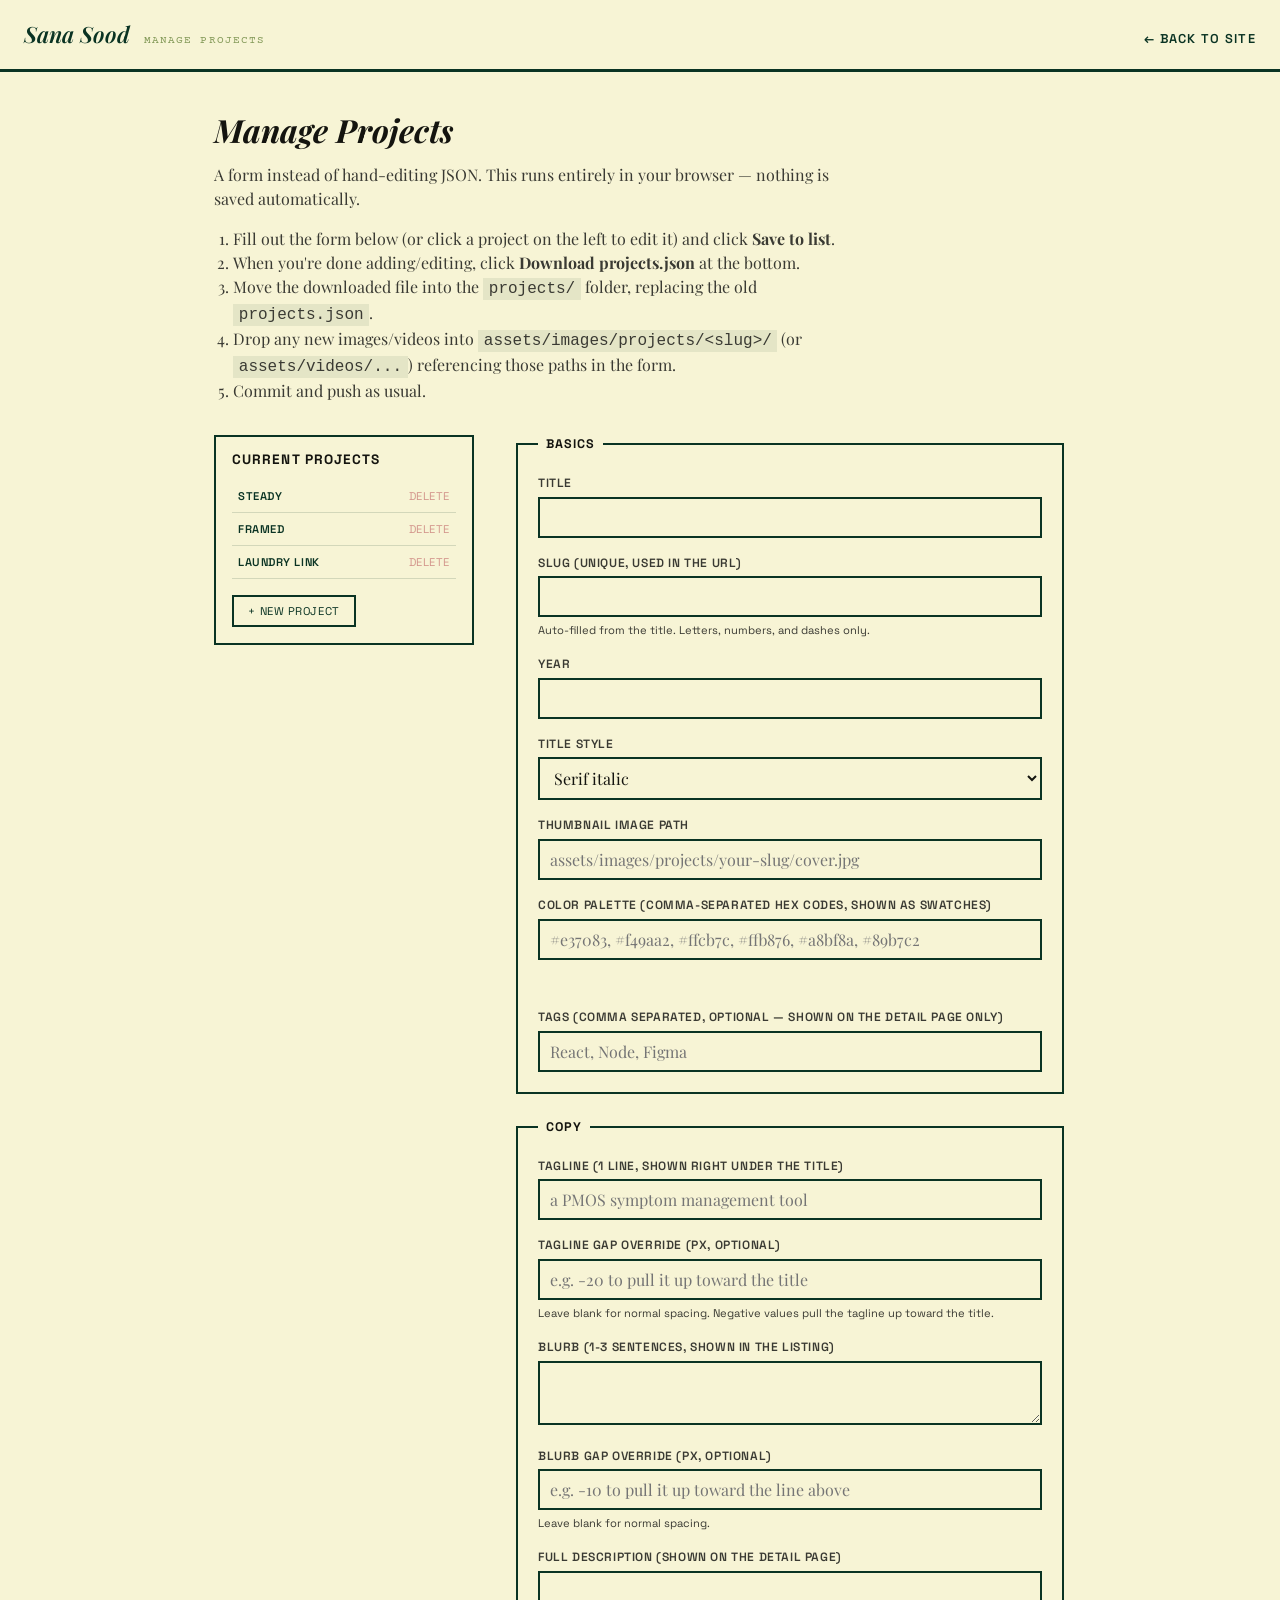
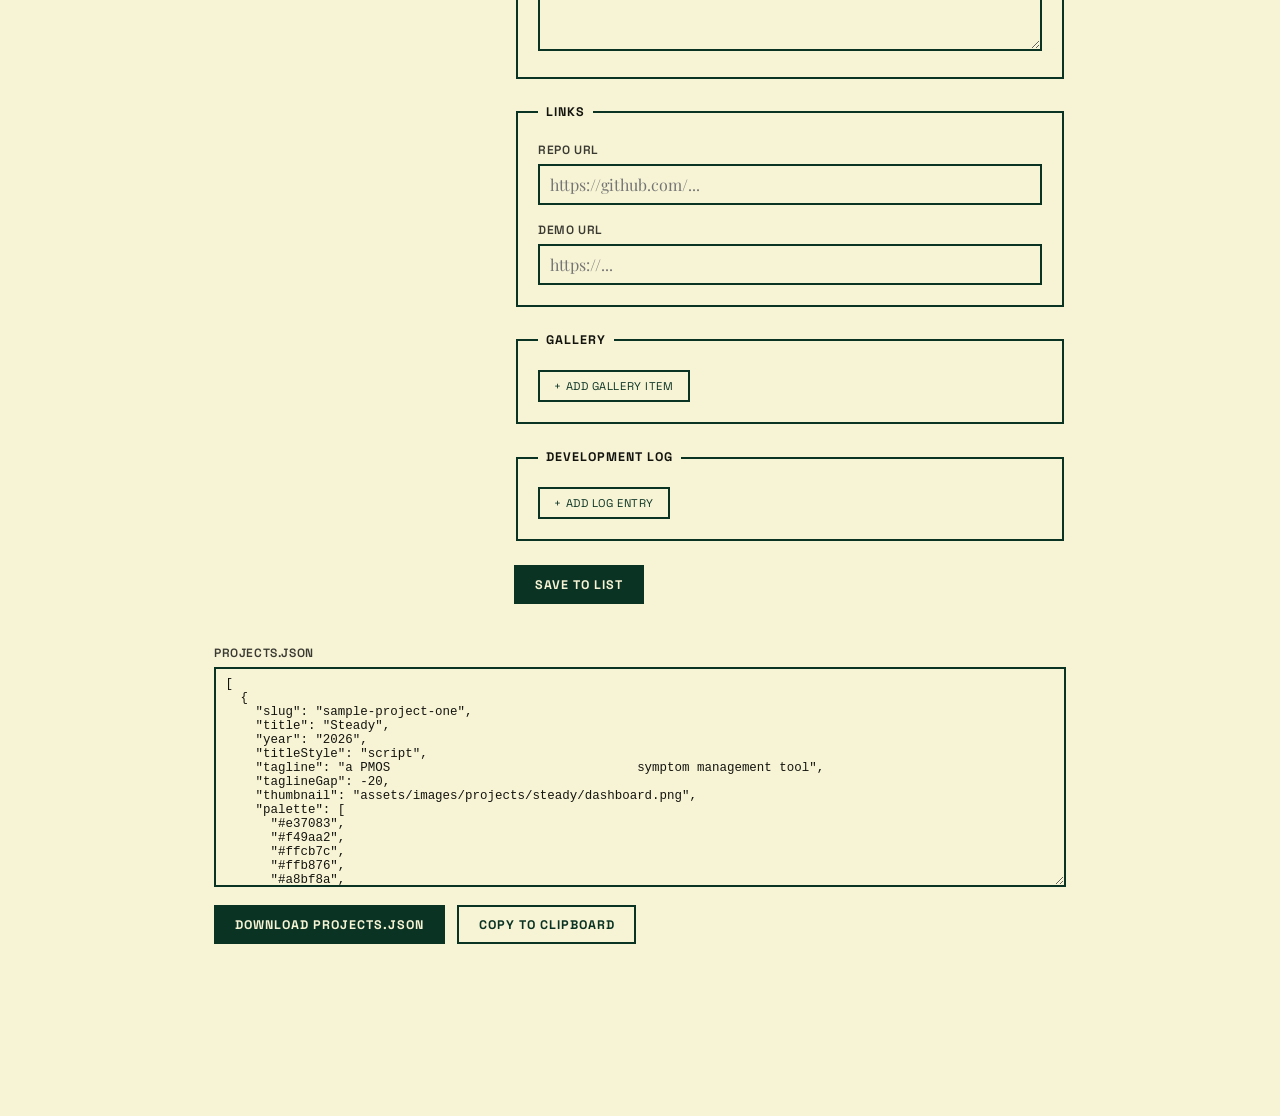
<file: admin.html>
<!doctype html>
<html lang="en">
<head>
<meta charset="UTF-8" />
<meta name="viewport" content="width=device-width, initial-scale=1.0" />
<title>Manage Projects</title>
<link href="https://fonts.googleapis.com/css2?family=Playfair+Display:ital,wght@0,600;0,700;1,600&family=Courier+Prime:wght@400;700&family=Space+Grotesk:wght@400;500;600;700&display=swap" rel="stylesheet" />
<link rel="stylesheet" href="css/style.css" />
<style>
  body { padding-bottom: 6rem; }
  .admin-wrap { max-width: 900px; margin: 0 auto; padding: 2.5rem 1.5rem 5rem; }
  .admin-wrap h1 { font-size: 2rem; font-style: italic; margin-bottom: 0.5rem; }
  .admin-intro { color: var(--text-muted); max-width: 65ch; margin-bottom: 2rem; }
  .admin-intro ol { padding-left: 1.2rem; }
  .admin-columns { display: grid; grid-template-columns: 260px 1fr; gap: 2.5rem; align-items: start; }
  @media (max-width: 760px) { .admin-columns { grid-template-columns: 1fr; } }

  .project-list-box { border: 2px solid var(--dark-green); padding: 1rem; }
  .project-list-box h2 { font-family: var(--font-ui); font-size: 0.85rem; text-transform: uppercase; letter-spacing: 0.08em; margin-bottom: 0.75rem; }
  .project-list-item { display: flex; justify-content: space-between; align-items: center; gap: 0.5rem; padding: 0.5rem 0; border-bottom: 1px solid rgba(10,51,35,0.15); font-family: var(--font-ui); font-size: 0.85rem; }
  .project-list-item button { background: none; border: none; cursor: pointer; font-family: var(--font-ui); font-size: 0.7rem; text-transform: uppercase; letter-spacing: 0.05em; color: var(--midnight-green); }
  .project-list-item button.danger { color: var(--rosy-brown); }
  .project-list-item .load-btn { flex: 1; text-align: left; color: var(--dark-green); font-weight: 600; }

  form { display: flex; flex-direction: column; gap: 1.5rem; }
  fieldset { border: 2px solid var(--dark-green); padding: 1.25rem; }
  legend { font-family: var(--font-ui); font-size: 0.78rem; font-weight: 700; text-transform: uppercase; letter-spacing: 0.08em; padding: 0 0.5rem; }
  label { display: block; font-family: var(--font-ui); font-size: 0.75rem; font-weight: 600; text-transform: uppercase; letter-spacing: 0.05em; margin-bottom: 0.3rem; color: var(--text-muted); }
  .field { margin-bottom: 1rem; }
  .field:last-child { margin-bottom: 0; }
  input[type="text"], input[type="url"], textarea, select {
    width: 100%; font-family: var(--font-display); font-size: 1rem; padding: 0.5rem 0.6rem;
    border: 2px solid var(--dark-green); background: var(--beige); color: var(--text); border-radius: 0;
  }
  textarea { min-height: 5rem; resize: vertical; }
  .hint { font-family: var(--font-ui); font-size: 0.7rem; color: var(--text-muted); margin-top: 0.3rem; text-transform: none; letter-spacing: 0; }
  .row-group { display: flex; flex-direction: column; gap: 0.6rem; }
  .repeat-row { display: flex; gap: 0.5rem; align-items: center; }
  .repeat-row input, .repeat-row select { flex: 1; }
  .remove-row { flex: 0 0 auto; background: none; border: 2px solid var(--rosy-brown); color: var(--rosy-brown); font-family: var(--font-ui); font-size: 0.7rem; padding: 0.4rem 0.6rem; cursor: pointer; }
  .add-row { align-self: flex-start; background: none; border: 2px solid var(--dark-green); color: var(--dark-green); font-family: var(--font-ui); font-size: 0.7rem; text-transform: uppercase; letter-spacing: 0.05em; padding: 0.45rem 0.9rem; cursor: pointer; }
  .add-row:hover, .remove-row:hover { background: var(--dark-green); color: var(--beige); border-color: var(--dark-green); }

  .form-actions { display: flex; gap: 0.75rem; flex-wrap: wrap; }
  .form-actions button { cursor: pointer; }
  .error-msg { color: #a1291c; font-family: var(--font-ui); font-size: 0.85rem; }
  .success-msg { color: var(--dark-green); font-family: var(--font-ui); font-size: 0.85rem; font-weight: 700; }

  .palette-preview { display: flex; gap: 0.35rem; margin-top: 0.5rem; min-height: 24px; }
  .palette-preview span { width: 24px; height: 24px; display: inline-block; border: 1px solid var(--dark-green); }

  .output-box { margin-top: 2.5rem; }
  .output-box textarea { min-height: 220px; font-family: ui-monospace, monospace; font-size: 0.78rem; }
  .output-actions { display: flex; gap: 0.75rem; margin-top: 0.75rem; flex-wrap: wrap; }
</style>
</head>
<body>

<header class="site-header">
  <nav class="nav">
    <a href="index.html" class="nav-brand">
      Sana Sood
      <span class="nav-tagline">Manage Projects</span>
    </a>
    <div class="nav-links">
      <a href="index.html">&larr; Back to site</a>
    </div>
  </nav>
</header>

<div class="admin-wrap">
  <h1>Manage Projects</h1>
  <div class="admin-intro">
    <p>A form instead of hand-editing JSON. This runs entirely in your browser — nothing is saved automatically.</p>
    <ol>
      <li>Fill out the form below (or click a project on the left to edit it) and click <strong>Save to list</strong>.</li>
      <li>When you're done adding/editing, click <strong>Download projects.json</strong> at the bottom.</li>
      <li>Move the downloaded file into the <code>projects/</code> folder, replacing the old <code>projects.json</code>.</li>
      <li>Drop any new images/videos into <code>assets/images/projects/&lt;slug&gt;/</code> (or <code>assets/videos/...</code>) referencing those paths in the form.</li>
      <li>Commit and push as usual.</li>
    </ol>
  </div>

  <div class="admin-columns">
    <div class="project-list-box">
      <h2>Current Projects</h2>
      <div id="project-list"></div>
      <button type="button" class="add-row" id="new-project-btn" style="margin-top:1rem;">+ New Project</button>
    </div>

    <form id="project-form">
      <fieldset>
        <legend>Basics</legend>
        <div class="field">
          <label for="f-title">Title</label>
          <input type="text" id="f-title" required />
        </div>
        <div class="field">
          <label for="f-slug">Slug (unique, used in the URL)</label>
          <input type="text" id="f-slug" required />
          <p class="hint">Auto-filled from the title. Letters, numbers, and dashes only.</p>
        </div>
        <div class="field">
          <label for="f-year">Year</label>
          <input type="text" id="f-year" />
        </div>
        <div class="field">
          <label for="f-title-style">Title style</label>
          <select id="f-title-style">
            <option value="serif">Serif italic</option>
            <option value="script">Script</option>
            <option value="typewriter">Typewriter</option>
            <option value="rounded">Rounded</option>
          </select>
        </div>
        <div class="field">
          <label for="f-thumbnail">Thumbnail image path</label>
          <input type="text" id="f-thumbnail" placeholder="assets/images/projects/your-slug/cover.jpg" />
        </div>
        <div class="field">
          <label for="f-palette">Color palette (comma-separated hex codes, shown as swatches)</label>
          <input type="text" id="f-palette" placeholder="#e37083, #f49aa2, #ffcb7c, #ffb876, #a8bf8a, #89b7c2" />
          <div class="palette-preview" id="palette-preview"></div>
        </div>
        <div class="field">
          <label for="f-tags">Tags (comma separated, optional — shown on the detail page only)</label>
          <input type="text" id="f-tags" placeholder="React, Node, Figma" />
        </div>
      </fieldset>

      <fieldset>
        <legend>Copy</legend>
        <div class="field">
          <label for="f-tagline">Tagline (1 line, shown right under the title)</label>
          <input type="text" id="f-tagline" placeholder="a PMOS symptom management tool" />
        </div>
        <div class="field">
          <label for="f-tagline-gap">Tagline gap override (px, optional)</label>
          <input type="text" id="f-tagline-gap" placeholder="e.g. -20 to pull it up toward the title" />
          <p class="hint">Leave blank for normal spacing. Negative values pull the tagline up toward the title.</p>
        </div>
        <div class="field">
          <label for="f-blurb">Blurb (1-3 sentences, shown in the listing)</label>
          <textarea id="f-blurb" style="min-height:4rem;"></textarea>
        </div>
        <div class="field">
          <label for="f-blurb-gap">Blurb gap override (px, optional)</label>
          <input type="text" id="f-blurb-gap" placeholder="e.g. -10 to pull it up toward the line above" />
          <p class="hint">Leave blank for normal spacing.</p>
        </div>
        <div class="field">
          <label for="f-description">Full description (shown on the detail page)</label>
          <textarea id="f-description"></textarea>
        </div>
      </fieldset>

      <fieldset>
        <legend>Links</legend>
        <div class="field">
          <label for="f-repo">Repo URL</label>
          <input type="text" id="f-repo" placeholder="https://github.com/..." />
        </div>
        <div class="field">
          <label for="f-demo">Demo URL</label>
          <input type="text" id="f-demo" placeholder="https://..." />
        </div>
      </fieldset>

      <fieldset>
        <legend>Gallery</legend>
        <div class="row-group" id="gallery-rows"></div>
        <button type="button" class="add-row" data-add="gallery">+ Add gallery item</button>
      </fieldset>

      <fieldset>
        <legend>Development Log</legend>
        <div class="row-group" id="devlog-rows"></div>
        <button type="button" class="add-row" data-add="devlog">+ Add log entry</button>
      </fieldset>

      <div class="form-actions">
        <button type="submit" class="btn btn-primary">Save to list</button>
        <span id="form-message"></span>
      </div>
    </form>
  </div>

  <div class="output-box">
    <label for="output-json">projects.json</label>
    <textarea id="output-json" readonly></textarea>
    <div class="output-actions">
      <button type="button" class="btn btn-primary" id="download-btn">Download projects.json</button>
      <button type="button" class="btn" id="copy-btn">Copy to clipboard</button>
    </div>
  </div>
</div>

<script>
  let PROJECTS = [];
  let editingSlug = null; // slug currently loaded into the form, if editing

  const $ = (sel) => document.querySelector(sel);

  function slugify(str) {
    return str
      .toLowerCase()
      .trim()
      .replace(/[^a-z0-9]+/g, "-")
      .replace(/^-+|-+$/g, "");
  }

  function makeRepeatRow(container, fields, values = {}) {
    const row = document.createElement("div");
    row.className = "repeat-row";
    fields.forEach((f) => {
      let el;
      if (f.type === "select") {
        el = document.createElement("select");
        f.options.forEach((opt) => {
          const o = document.createElement("option");
          o.value = opt;
          o.textContent = opt;
          el.appendChild(o);
        });
      } else {
        el = document.createElement("input");
        el.type = "text";
        el.placeholder = f.placeholder || "";
      }
      el.dataset.field = f.name;
      el.value = values[f.name] || (f.type === "select" ? f.options[0] : "");
      row.appendChild(el);
    });
    const removeBtn = document.createElement("button");
    removeBtn.type = "button";
    removeBtn.className = "remove-row";
    removeBtn.textContent = "Remove";
    removeBtn.onclick = () => row.remove();
    row.appendChild(removeBtn);
    container.appendChild(row);
  }

  function readRepeatRows(container, fieldNames) {
    return Array.from(container.children).map((row) => {
      const obj = {};
      fieldNames.forEach((name) => {
        const el = row.querySelector(`[data-field="${name}"]`);
        obj[name] = el ? el.value : "";
      });
      return obj;
    });
  }

  function parsePalette(str) {
    return str.split(",").map((c) => c.trim()).filter(Boolean);
  }

  function parseOptionalNumber(str) {
    const trimmed = str.trim();
    if (trimmed === "") return undefined;
    const n = Number(trimmed);
    return Number.isNaN(n) ? undefined : n;
  }

  function updatePalettePreview() {
    const colors = parsePalette($("#f-palette").value);
    $("#palette-preview").innerHTML = colors.map((c) => `<span style="background:${c}"></span>`).join("");
  }

  $("#f-palette").addEventListener("input", updatePalettePreview);

  document.querySelectorAll("[data-add]").forEach((btn) => {
    btn.addEventListener("click", () => {
      const kind = btn.dataset.add;
      if (kind === "gallery") {
        makeRepeatRow($("#gallery-rows"), [
          { name: "type", type: "select", options: ["image", "video", "youtube"] },
          { name: "src", placeholder: "path/to/file or YouTube ID" }
        ]);
      } else if (kind === "devlog") {
        makeRepeatRow($("#devlog-rows"), [
          { name: "date", placeholder: "YYYY-MM-DD" },
          { name: "title", placeholder: "Entry title" },
          { name: "text", placeholder: "What happened" },
          { name: "media", placeholder: "Optional media path" }
        ]);
      }
    });
  });

  function clearForm() {
    editingSlug = null;
    $("#project-form").reset();
    $("#gallery-rows").innerHTML = "";
    $("#devlog-rows").innerHTML = "";
    $("#f-title-style").value = "serif";
    $("#f-palette").value = "";
    updatePalettePreview();
    $("#form-message").textContent = "";
  }

  function loadProjectIntoForm(slug) {
    const p = PROJECTS.find((proj) => proj.slug === slug);
    if (!p) return;
    editingSlug = slug;
    $("#f-title").value = p.title || "";
    $("#f-slug").value = p.slug || "";
    $("#f-year").value = p.year || "";
    $("#f-title-style").value = p.titleStyle || "serif";
    $("#f-thumbnail").value = p.thumbnail || "";
    $("#f-palette").value = (p.palette || []).join(", ");
    updatePalettePreview();
    $("#f-tags").value = (p.tags || []).join(", ");
    $("#f-tagline").value = p.tagline || "";
    $("#f-tagline-gap").value = typeof p.taglineGap === "number" ? p.taglineGap : "";
    $("#f-blurb").value = p.blurb || "";
    $("#f-blurb-gap").value = typeof p.blurbGap === "number" ? p.blurbGap : "";
    $("#f-description").value = p.description || "";
    $("#f-repo").value = (p.links && p.links.repo) || "";
    $("#f-demo").value = (p.links && p.links.demo) || "";

    $("#gallery-rows").innerHTML = "";
    (p.gallery || []).forEach((g) =>
      makeRepeatRow($("#gallery-rows"), [
        { name: "type", type: "select", options: ["image", "video", "youtube"] },
        { name: "src", placeholder: "path or YouTube ID" }
      ], { type: g.type, src: g.src || g.id || "" })
    );

    $("#devlog-rows").innerHTML = "";
    (p.devLog || []).forEach((d) =>
      makeRepeatRow($("#devlog-rows"), [
        { name: "date", placeholder: "YYYY-MM-DD" },
        { name: "title", placeholder: "Entry title" },
        { name: "text", placeholder: "What happened" },
        { name: "media", placeholder: "Optional media path" }
      ], d)
    );

    $("#form-message").textContent = "";
    window.scrollTo({ top: $("#project-form").getBoundingClientRect().top + window.scrollY - 20, behavior: "smooth" });
  }

  function renderProjectList() {
    const box = $("#project-list");
    if (!PROJECTS.length) {
      box.innerHTML = '<p class="hint">No projects yet.</p>';
      return;
    }
    box.innerHTML = "";
    PROJECTS.forEach((p) => {
      const item = document.createElement("div");
      item.className = "project-list-item";
      const loadBtn = document.createElement("button");
      loadBtn.type = "button";
      loadBtn.className = "load-btn";
      loadBtn.textContent = p.title || p.slug;
      loadBtn.onclick = () => loadProjectIntoForm(p.slug);
      const delBtn = document.createElement("button");
      delBtn.type = "button";
      delBtn.className = "danger";
      delBtn.textContent = "Delete";
      delBtn.onclick = () => {
        if (confirm(`Remove "${p.title}" from the list?`)) {
          PROJECTS = PROJECTS.filter((proj) => proj.slug !== p.slug);
          if (editingSlug === p.slug) clearForm();
          renderProjectList();
          updateOutput();
        }
      };
      item.appendChild(loadBtn);
      item.appendChild(delBtn);
      box.appendChild(item);
    });
  }

  function updateOutput() {
    $("#output-json").value = JSON.stringify(PROJECTS, null, 2);
  }

  $("#f-title").addEventListener("input", () => {
    if (!editingSlug) {
      $("#f-slug").value = slugify($("#f-title").value);
    }
  });

  $("#new-project-btn").addEventListener("click", clearForm);

  $("#project-form").addEventListener("submit", (e) => {
    e.preventDefault();
    const msg = $("#form-message");
    msg.className = "";

    const title = $("#f-title").value.trim();
    const slug = slugify($("#f-slug").value);

    if (!title || !slug) {
      msg.className = "error-msg";
      msg.textContent = "Title and slug are required.";
      return;
    }

    const duplicate = PROJECTS.some((p) => p.slug === slug && p.slug !== editingSlug);
    if (duplicate) {
      msg.className = "error-msg";
      msg.textContent = `Slug "${slug}" is already used by another project. Choose a unique one.`;
      return;
    }

    const taglineGap = parseOptionalNumber($("#f-tagline-gap").value);
    const blurbGap = parseOptionalNumber($("#f-blurb-gap").value);

    const project = {
      slug,
      title,
      year: $("#f-year").value.trim(),
      titleStyle: $("#f-title-style").value,
      tagline: $("#f-tagline").value.trim(),
      ...(taglineGap !== undefined ? { taglineGap } : {}),
      thumbnail: $("#f-thumbnail").value.trim(),
      palette: parsePalette($("#f-palette").value),
      tags: $("#f-tags").value.split(",").map((t) => t.trim()).filter(Boolean),
      blurb: $("#f-blurb").value.trim(),
      ...(blurbGap !== undefined ? { blurbGap } : {}),
      description: $("#f-description").value.trim(),
      links: {
        repo: $("#f-repo").value.trim(),
        demo: $("#f-demo").value.trim()
      },
      gallery: readRepeatRows($("#gallery-rows"), ["type", "src"])
        .filter((g) => g.src)
        .map((g) => (g.type === "youtube" ? { type: "youtube", id: g.src } : { type: g.type, src: g.src })),
      devLog: readRepeatRows($("#devlog-rows"), ["date", "title", "text", "media"]).filter((d) => d.title || d.text)
    };

    const existingIndex = PROJECTS.findIndex((p) => p.slug === editingSlug);
    if (editingSlug && existingIndex !== -1) {
      PROJECTS[existingIndex] = project;
    } else {
      PROJECTS.push(project);
    }

    editingSlug = slug;
    msg.className = "success-msg";
    msg.textContent = `Saved "${title}" to the list below. Keep editing, or download when you're done.`;
    renderProjectList();
    updateOutput();
  });

  $("#download-btn").addEventListener("click", () => {
    const blob = new Blob([JSON.stringify(PROJECTS, null, 2)], { type: "application/json" });
    const url = URL.createObjectURL(blob);
    const a = document.createElement("a");
    a.href = url;
    a.download = "projects.json";
    a.click();
    URL.revokeObjectURL(url);
  });

  $("#copy-btn").addEventListener("click", async () => {
    await navigator.clipboard.writeText($("#output-json").value);
    const btn = $("#copy-btn");
    const original = btn.textContent;
    btn.textContent = "Copied!";
    setTimeout(() => (btn.textContent = original), 1500);
  });

  async function init() {
    try {
      const res = await fetch("projects/projects.json");
      PROJECTS = await res.json();
    } catch (err) {
      console.error("Could not load projects/projects.json", err);
      PROJECTS = [];
    }
    renderProjectList();
    updateOutput();
    clearForm();
  }

  init();
</script>
</body>
</html>
</file>
<file: css/style.css>
:root {
  /* Lily-pond palette */
  --dark-green: #0a3323;
  --moss-green: #839958;
  --beige: #f7f4d5;
  --rosy-brown: #d3968c;
  --midnight-green: #105666;

  --bg: var(--beige);
  --surface: var(--beige);
  --text: #14140f;
  --text-muted: #3a3a33;
  --border: var(--dark-green);
  --accent: var(--midnight-green);
  --accent-text: var(--beige);

  --font-display: "Playfair Display", Georgia, serif;
  --font-mono: "Courier Prime", ui-monospace, "SFMono-Regular", monospace;
  --font-script: "Pacifico", cursive;
  --font-ui: "Space Grotesk", -apple-system, BlinkMacSystemFont, "Segoe UI", sans-serif;

  --radius: 0px;
  --max-width: 1400px;
}

* {
  box-sizing: border-box;
}

body {
  margin: 0;
  font-family: var(--font-display);
  background: var(--bg);
  color: var(--text);
  line-height: 1.5;
}

img, video {
  max-width: 100%;
  display: block;
}

a {
  color: inherit;
}

h1, h2, h3, h4 {
  line-height: 1.1;
  margin: 0;
}

code {
  font-family: ui-monospace, "SFMono-Regular", Menlo, monospace;
  background: rgba(10, 51, 35, 0.08);
  padding: 0.1em 0.35em;
}

.kicker {
  display: block;
  font-family: var(--font-ui);
  font-size: 0.72rem;
  font-weight: 700;
  letter-spacing: 0.18em;
  text-transform: uppercase;
  color: var(--rosy-brown);
  margin-bottom: 0.6rem;
}

/* --- Nav / masthead --- */

.site-header {
  position: sticky;
  top: 0;
  z-index: 20;
  background: var(--beige);
  border-bottom: 3px solid var(--dark-green);
}

.nav {
  max-width: var(--max-width);
  margin: 0 auto;
  display: flex;
  align-items: baseline;
  justify-content: space-between;
  padding: 1.1rem 1.5rem;
  font-family: var(--font-ui);
}

.nav-brand {
  font-family: var(--font-display);
  font-weight: 600;
  font-style: italic;
  text-decoration: none;
  font-size: 1.4rem;
  color: var(--dark-green);
  display: flex;
  align-items: baseline;
  gap: 0.85rem;
}

.nav-tagline {
  font-family: var(--font-mono);
  font-style: normal;
  font-weight: 400;
  font-size: 0.7rem;
  letter-spacing: 0.1em;
  text-transform: uppercase;
  color: var(--moss-green);
}

.nav-links {
  display: flex;
  gap: 1.75rem;
}

.nav-links a {
  text-decoration: none;
  color: var(--dark-green);
  font-weight: 600;
  font-size: 0.8rem;
  letter-spacing: 0.1em;
  text-transform: uppercase;
}

.nav-links a:hover {
  color: var(--midnight-green);
}

/* --- Buttons --- */

.btn {
  display: inline-block;
  padding: 0.6rem 1.2rem;
  border-radius: var(--radius);
  border: 2px solid var(--dark-green);
  text-decoration: none;
  font-family: var(--font-ui);
  font-size: 0.78rem;
  font-weight: 700;
  letter-spacing: 0.08em;
  text-transform: uppercase;
  color: var(--dark-green);
  background: transparent;
  transition: background 0.15s ease, color 0.15s ease;
}

.btn:hover {
  background: var(--dark-green);
  color: var(--beige);
}

.btn-primary {
  background: var(--dark-green);
  color: var(--beige);
  border-color: var(--dark-green);
}

.btn-primary:hover {
  background: var(--midnight-green);
  border-color: var(--midnight-green);
  color: var(--beige);
}

/* --- About --- */

.about {
  max-width: var(--max-width);
  margin: 0 auto;
  padding: 2.5rem 1.5rem 3rem;
  border-bottom: 1px solid rgba(10, 51, 35, 0.2);
}

.about-canvas {
  position: relative;
}

/* Desktop: every tagged element is freely positioned by js/layout.js (top/left/width/height inline styles). */
@media (min-width: 900px) {
  .about-canvas [data-layout-id] {
    position: absolute;
    margin: 0;
  }
}

.about-star {
  z-index: 0;
  pointer-events: none;
}

.layout-editing .about-star {
  pointer-events: auto;
}

.about-star-moss {
  fill: var(--moss-green);
}

.about-star-rosy {
  fill: var(--rosy-brown);
  opacity: 0.95;
  z-index: 2;
}

.about-photo {
  z-index: 1;
  overflow: hidden;
  background: none;
}

.about-photo img {
  width: 100%;
  height: 100%;
  object-fit: cover;
}

/* Text block type scale: headline > focus > school > interests > links/location/pronouns.
   Spacing between lines lives here (not in about-layout.json) so it scales with the type. */
.about-text {
  z-index: 3;
}

.about-headline {
  font-size: clamp(2.8rem, 5vw, 4.4rem);
  font-weight: 700;
  line-height: 1.05;
  margin: 0 0 0.6rem;
}

.about-meta {
  display: flex;
  flex-wrap: wrap;
  align-items: baseline;
  gap: 0.9rem;
  margin: 0 0 0.35rem;
}

.about-meta-regular {
  font-family: var(--font-ui);
  font-size: 0.95rem;
  font-weight: 500;
  letter-spacing: 0.12em;
  text-transform: uppercase;
  color: var(--text-muted);
}

.about-meta-strong {
  font-size: clamp(1.4rem, 2vw, 1.7rem);
  font-weight: 700;
}

.about-location {
  font-family: var(--font-mono);
  font-size: 1rem;
  color: var(--text-muted);
  margin: 0 0 1.75rem;
}

.about-focus {
  font-weight: 700;
  font-size: clamp(2rem, 3.2vw, 2.7rem);
  line-height: 1.15;
  color: var(--midnight-green);
  margin: 0 0 0.6rem;
}

.about-interests {
  font-style: italic;
  font-size: clamp(1.35rem, 2vw, 1.6rem);
  line-height: 1.45;
  max-width: 38ch;
  color: var(--text-muted);
  margin: 0 0 2rem;
}

.about-links {
  display: flex;
  flex-wrap: wrap;
  gap: 1.75rem;
}

.about-link {
  font-family: var(--font-ui);
  font-weight: 600;
  font-size: 1rem;
  letter-spacing: 0.14em;
  text-transform: uppercase;
  text-decoration: underline;
  text-decoration-thickness: 2px;
  text-underline-offset: 6px;
}

.about-link:hover {
  color: var(--midnight-green);
}

/* --- Layout editor (only active with ?edit=1 in the URL) --- */

.layout-editing [data-layout-id] {
  cursor: move;
  outline: 1px dashed transparent;
}

.layout-editing [data-layout-id]:hover {
  outline-color: var(--midnight-green);
}

.layout-editing [data-layout-id].layout-selected {
  outline: 2px solid var(--rosy-brown);
  outline-offset: 2px;
}

.layout-resize-handle {
  position: absolute;
  right: -8px;
  bottom: -8px;
  width: 14px;
  height: 14px;
  background: var(--rosy-brown);
  border: 2px solid var(--beige);
  border-radius: 50%;
  cursor: nwse-resize;
  z-index: 50;
}

.layout-toolbar {
  position: fixed;
  bottom: 1.5rem;
  left: 50%;
  transform: translateX(-50%);
  z-index: 100;
  display: flex;
  align-items: center;
  gap: 0.75rem;
  background: var(--dark-green);
  color: var(--beige);
  padding: 0.75rem 1.25rem;
  font-family: var(--font-ui);
  font-size: 0.78rem;
  box-shadow: 0 8px 24px rgba(0, 0, 0, 0.25);
}

.layout-toolbar button,
.layout-toolbar a {
  font-family: var(--font-ui);
  font-size: 0.72rem;
  font-weight: 700;
  text-transform: uppercase;
  letter-spacing: 0.05em;
  background: transparent;
  border: 1px solid var(--beige);
  color: var(--beige);
  padding: 0.4rem 0.7rem;
  cursor: pointer;
  text-decoration: none;
}

.layout-toolbar button:hover,
.layout-toolbar a:hover {
  background: var(--beige);
  color: var(--dark-green);
}

/* --- Projects list --- */

.projects,
.photography,
.journal {
  max-width: var(--max-width);
  margin: 0 auto;
  padding: 4rem 1.5rem 6rem;
}

.projects-title {
  font-family: var(--font-mono);
  font-weight: 700;
  color: var(--dark-green);
  font-size: clamp(2.4rem, 5.5vw, 3.6rem);
  margin-bottom: 0.5rem;
}

.projects-hint {
  font-family: var(--font-mono);
  color: var(--text-muted);
  margin-top: 0;
  margin-bottom: 3rem;
  font-size: 0.95rem;
}

.projects-list {
  display: flex;
  flex-direction: column;
  gap: 4rem;
}

/* --- Coming soon placeholder --- */

.coming-soon {
  display: flex;
  flex-direction: column;
  align-items: center;
  justify-content: center;
  gap: 1.25rem;
  padding: 5rem 2rem;
  border: 2px dashed var(--dark-green);
  text-align: center;
}

.coming-soon-star {
  width: 52px;
  height: 52px;
  animation: coming-soon-float 5s ease-in-out infinite;
}

.photography .coming-soon-star {
  fill: var(--moss-green);
}

.journal .coming-soon-star {
  fill: var(--rosy-brown);
}

.coming-soon-text {
  font-family: var(--font-script);
  font-weight: 400;
  font-size: clamp(2rem, 4.5vw, 2.8rem);
  color: var(--dark-green);
  margin: 0;
}

.coming-soon-sub {
  font-family: var(--font-mono);
  color: var(--text-muted);
  font-size: 0.9rem;
  margin: 0;
}

@keyframes coming-soon-float {
  0%, 100% {
    transform: translateY(0) rotate(-6deg);
  }
  50% {
    transform: translateY(-10px) rotate(6deg);
  }
}

@media (prefers-reduced-motion: reduce) {
  .coming-soon-star {
    animation: none;
  }
}

.project-row {
  display: flex;
  gap: 2.5rem;
  align-items: flex-start;
}

.project-row:nth-child(even) {
  flex-direction: row-reverse;
}

.project-row-media {
  flex: 1 1 40%;
  max-height: 420px;
  display: flex;
  align-items: center;
  justify-content: center;
  background: var(--moss-green);
  border: 2px solid var(--dark-green);
  overflow: hidden;
}

.project-row-media img {
  width: 100%;
  height: auto;
  max-height: 420px;
  object-fit: contain;
}

.project-row-content {
  flex: 1 1 55%;
  padding-top: 0.5rem;
}

.project-row-heading {
  display: flex;
  align-items: baseline;
  gap: 0.9rem;
  flex-wrap: wrap;
  margin-bottom: 0.75rem;
}

.project-title {
  font-size: clamp(2.6rem, 4.5vw, 3.6rem);
  margin: 0;
}

.project-title--serif {
  font-family: var(--font-display);
  font-weight: 700;
  font-style: italic;
}

.project-title--script {
  font-family: var(--font-script);
  font-weight: 400;
  font-size: clamp(2.8rem, 5vw, 4rem);
}

.project-title--typewriter {
  font-family: var(--font-mono);
  font-weight: 700;
  text-transform: uppercase;
}

.project-title--rounded {
  font-family: "Fredoka", sans-serif;
  font-weight: 600;
  letter-spacing: 0.01em;
}

.project-year {
  font-family: var(--font-display);
  font-size: 1.3rem;
}

.project-tagline {
  font-size: 1.15rem;
  margin: 0 0 1.25rem;
  white-space: pre-wrap;
}

.project-blurb {
  font-size: 1.05rem;
  max-width: 55ch;
  margin: 0 0 1.5rem;
}

.swatch-row {
  display: flex;
  gap: 0.4rem;
  margin-bottom: 1.5rem;
}

.swatch {
  width: 34px;
  height: 34px;
  display: inline-block;
  border: 1px solid rgba(10, 51, 35, 0.3);
}

.project-callout {
  display: flex;
  flex-direction: column;
  gap: 0.4rem;
  padding: 1.1rem 1.5rem;
  color: var(--text);
}

.callout-primary {
  font-family: var(--font-display);
  font-weight: 700;
  font-size: 1.2rem;
  text-decoration: underline;
  text-underline-offset: 3px;
  color: var(--text);
}

.callout-links {
  display: flex;
  gap: 1.75rem;
  font-family: var(--font-display);
  font-size: 1.05rem;
}

.callout-links a {
  text-decoration: underline;
  text-underline-offset: 3px;
}

.callout-links a:hover,
.callout-primary:hover {
  opacity: 0.8;
}

/* --- Project detail overlay --- */

.project-detail {
  position: fixed;
  inset: 0;
  background: var(--beige);
  overflow-y: auto;
  z-index: 30;
  opacity: 0;
  visibility: hidden;
  transform: translateY(12px);
  transition: opacity 0.2s ease, transform 0.2s ease, visibility 0.2s;
}

.project-detail.open {
  opacity: 1;
  visibility: visible;
  transform: translateY(0);
}

.project-detail-inner {
  max-width: var(--max-width);
  margin: 0 auto;
  padding: 2rem 1.5rem 5rem;
}

.detail-close {
  display: inline-block;
  text-decoration: none;
  color: var(--dark-green);
  font-family: var(--font-ui);
  font-weight: 700;
  font-size: 0.78rem;
  letter-spacing: 0.1em;
  text-transform: uppercase;
  margin-bottom: 2rem;
  border-bottom: 2px solid var(--dark-green);
  padding-bottom: 0.2rem;
}

.detail-close:hover {
  color: var(--midnight-green);
  border-color: var(--midnight-green);
}

.tag-list {
  display: flex;
  flex-wrap: wrap;
  gap: 0.5rem;
  margin: 0.75rem 0;
}

.tag {
  font-family: var(--font-ui);
  font-size: 0.7rem;
  font-weight: 700;
  letter-spacing: 0.06em;
  text-transform: uppercase;
  color: var(--midnight-green);
  border: 1px solid var(--midnight-green);
  padding: 0.22rem 0.55rem;
}

#project-detail-content h2 {
  font-size: clamp(2.2rem, 5vw, 3.2rem);
  margin-bottom: 1rem;
}

#project-detail-content h2.project-title--serif { font-style: italic; }
#project-detail-content h2.project-title--script { font-family: var(--font-script); font-weight: 400; }
#project-detail-content h2.project-title--typewriter { font-family: var(--font-mono); text-transform: uppercase; }
#project-detail-content h2.project-title--rounded { font-family: "Fredoka", sans-serif; font-weight: 600; }

#project-detail-content h3 {
  font-family: var(--font-mono);
  font-size: 1.3rem;
  font-weight: 700;
  margin: 3rem 0 1.25rem;
  padding-top: 1.5rem;
  border-top: 1px solid rgba(10, 51, 35, 0.2);
}

.project-description {
  color: var(--text-muted);
  max-width: 68ch;
  margin: 1.5rem 0;
  font-size: 1.1rem;
}

.project-description::first-letter {
  font-family: var(--font-display);
  font-style: italic;
  font-size: 3.2rem;
  float: left;
  line-height: 0.8;
  margin: 0.1rem 0.4rem 0 0;
  color: var(--rosy-brown);
}

.detail-links {
  display: flex;
  gap: 0.75rem;
  flex-wrap: wrap;
  margin-bottom: 1.5rem;
}

.detail-bottom {
  display: grid;
  grid-template-columns: minmax(0, 1fr) minmax(0, 1fr);
  gap: 1rem 3rem;
  align-items: start;
}

.detail-devlog {
  position: sticky;
  top: 1.5rem;
  max-height: calc(100vh - 3rem);
  overflow-y: auto;
  padding-right: 0.5rem;
}

@media (max-width: 860px) {
  .detail-bottom {
    grid-template-columns: 1fr;
  }

  .detail-devlog {
    position: static;
    max-height: none;
    overflow-y: visible;
    padding-right: 0;
  }
}

.gallery-grid {
  display: grid;
  grid-template-columns: repeat(auto-fill, minmax(280px, 1fr));
  gap: 1.1rem;
}

.gallery-item {
  border-radius: var(--radius);
  overflow: hidden;
  background: var(--moss-green);
  border: 2px solid var(--dark-green);
}

.gallery-item img,
.gallery-item video {
  width: 100%;
  height: 100%;
  object-fit: cover;
}

.gallery-item-youtube {
  aspect-ratio: 16 / 9;
}

.gallery-item-youtube iframe {
  width: 100%;
  height: 100%;
  border: 0;
}

.devlog-list {
  display: flex;
  flex-direction: column;
  gap: 1.75rem;
}

.devlog-entry {
  border-left: 3px solid var(--rosy-brown);
  padding-left: 1.25rem;
}

.devlog-date {
  font-family: var(--font-ui);
  font-size: 0.72rem;
  font-weight: 700;
  color: var(--rosy-brown);
  text-transform: uppercase;
  letter-spacing: 0.1em;
  margin-bottom: 0.3rem;
}

.devlog-entry h4 {
  font-size: 1.05rem;
  font-weight: 700;
  margin: 0 0 0.4rem;
}

.devlog-entry p {
  color: var(--text-muted);
  margin: 0;
  white-space: pre-line;
}

.project-blurb,
.project-description {
  white-space: pre-line;
}

.devlog-media {
  margin-top: 0.85rem;
  border-radius: var(--radius);
  overflow: hidden;
  max-width: 320px;
}

.devlog-media img {
  display: block;
  width: 100%;
  cursor: pointer;
  transition: transform 0.15s ease;
}

.gallery-item img {
  cursor: pointer;
  transition: transform 0.15s ease;
}

.gallery-item img:hover,
.devlog-media img:hover {
  transform: scale(1.02);
}

/* --- Photography preview (homepage) --- */

.photography-preview {
  display: flex;
  flex-direction: column;
  align-items: center;
  gap: 2rem;
  padding: 1.5rem 1rem 0;
}

.photography-preview-grid {
  display: flex;
  align-items: flex-end;
  gap: 1.75rem;
  flex-wrap: wrap;
  justify-content: center;
  padding-bottom: 1rem;
}

.photography-preview-item {
  background: #fffdf5;
  padding: 10px 10px 28px;
  box-shadow: 0 6px 16px rgba(10, 51, 35, 0.18);
  transition: transform 0.2s ease, box-shadow 0.2s ease;
}

.photography-preview-item img {
  display: block;
  height: 170px;
  width: auto;
  max-width: 260px;
  object-fit: contain;
}

.photography-preview-item:nth-child(1) { transform: rotate(-4deg); }
.photography-preview-item:nth-child(2) { transform: rotate(3deg); }
.photography-preview-item:nth-child(3) { transform: rotate(-2deg); }
.photography-preview-item:nth-child(4) { transform: rotate(4deg); }
.photography-preview-item:nth-child(5) { transform: rotate(-3deg); }

.photography-preview-item:hover {
  transform: rotate(0deg) translateY(-6px);
  box-shadow: 0 10px 22px rgba(10, 51, 35, 0.24);
}

@media (max-width: 600px) {
  .photography-preview-item img {
    height: 120px;
    max-width: 180px;
  }
}

/* --- Photography gallery page --- */

.nav-current {
  text-decoration: underline;
  text-underline-offset: 4px;
}

.photography-full {
  max-width: var(--max-width);
  margin: 0 auto;
  padding: 2rem 1.5rem 6rem;
}

.feed {
  position: relative;
  margin-top: 2.5rem;
}

.card {
  position: absolute;
  overflow: hidden;
  cursor: pointer;
  background: var(--moss-green);
  transition: transform 0.15s ease, top 0.25s ease, left 0.25s ease, width 0.25s ease;
}

.card:hover {
  transform: translateY(-4px);
}

.card img {
  display: block;
  width: 100%;
  height: 100%;
}

.lightbox {
  position: fixed;
  inset: 0;
  background: rgba(10, 51, 35, 0.92);
  display: flex;
  align-items: center;
  justify-content: center;
  opacity: 0;
  pointer-events: none;
  transition: opacity 0.2s ease;
  z-index: 1000;
  padding: 40px 20px;
}

.lightbox.open {
  opacity: 1;
  pointer-events: auto;
}

.lightbox img {
  max-width: 100%;
  max-height: 90vh;
  border: 2px solid var(--beige);
}

.lightbox-close,
.lightbox-prev,
.lightbox-next {
  position: absolute;
  font-family: var(--font-ui);
  color: var(--beige);
  background: none;
  border: none;
  cursor: pointer;
  line-height: 1;
}

.lightbox-close {
  top: 20px;
  right: 28px;
  font-size: 2rem;
}

.lightbox-prev,
.lightbox-next {
  top: 50%;
  transform: translateY(-50%);
  font-size: 2.5rem;
}

.lightbox-prev { left: 20px; }
.lightbox-next { right: 20px; }

.lightbox-close:hover,
.lightbox-prev:hover,
.lightbox-next:hover {
  color: var(--rosy-brown);
}

.lightbox-caption {
  position: absolute;
  bottom: 24px;
  left: 0;
  right: 0;
  text-align: center;
  color: var(--beige);
  font-family: var(--font-mono);
  font-size: 0.9rem;
}

@media (max-width: 600px) {
  .lightbox-prev,
  .lightbox-next {
    font-size: 1.8rem;
  }
}

/* --- Footer --- */

.site-footer {
  text-align: center;
  padding: 2.5rem 1.5rem;
  border-top: 3px solid var(--dark-green);
  color: var(--text-muted);
  font-family: var(--font-ui);
  font-size: 0.75rem;
  letter-spacing: 0.08em;
  text-transform: uppercase;
}

/* --- Responsive --- */

@media (max-width: 800px) {
  .project-row,
  .project-row:nth-child(even) {
    flex-direction: column;
  }

  .project-row-media {
    width: 100%;
  }
}

@media (max-width: 600px) {
  .about {
    padding: 3rem 1.25rem;
    text-align: center;
    justify-content: center;
  }

  .about-meta,
  .about-links {
    justify-content: center;
  }

  .about-star-moss,
  .about-star-rosy {
    display: none;
  }

  .projects,
  .photography,
  .journal {
    padding: 2.5rem 1.25rem 3.5rem;
  }

  .coming-soon {
    padding: 3rem 1.25rem;
  }

  .nav {
    flex-wrap: wrap;
    gap: 0.5rem;
  }

  .nav-brand {
    flex-direction: column;
    gap: 0.15rem;
  }
}
</file>
